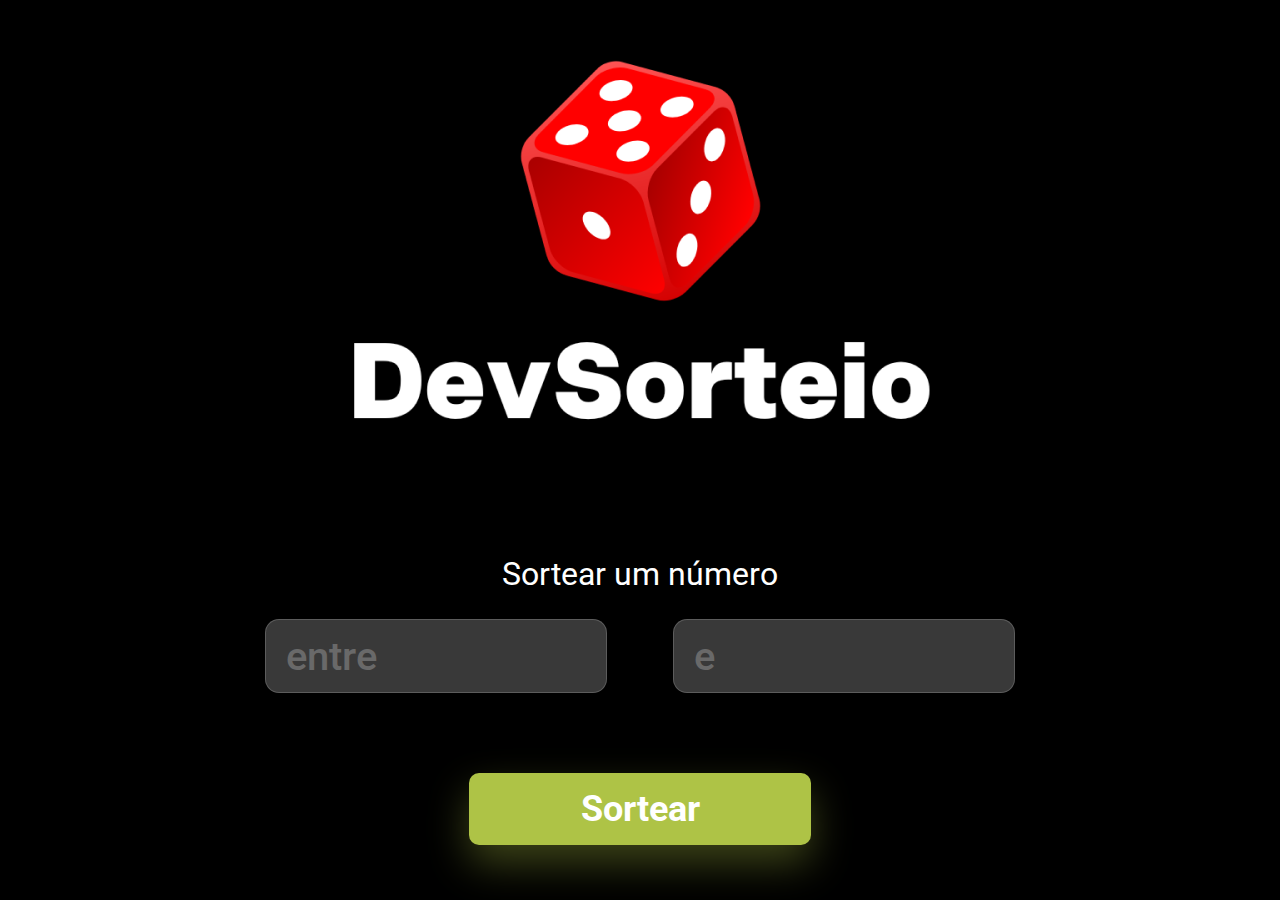
<file: index.html>
<!DOCTYPE html>
<html lang="pt-br">
  <head>
    <meta charset="UTF-8" />
    <meta name="viewport" content="width=device-width, initial-scale=1.0" />
    <link
      rel="shortcut icon"
      href="./src/assets/favicon/favicon.ico"
      type="image/x-icon"
    />
    <link rel="stylesheet" href="./src/css/style.css" />
    <title>DevSorteio - Sorteio de números</title>
  </head>
  <body>
    <img src="./src/assets/imgs/logo-devsorteio.png" alt="Logo DevSorteio" />

    <h2>Sortear um número</h2>

    <div>
      <input placeholder="entre" type="number" class="input-min" />
      <input placeholder="e" type="number" class="input-max" />
    </div>

    <button onclick="generateNumber()">Sortear</button>
  </body>
  <script src="./src/js/script.js"></script>
</html>
</file>
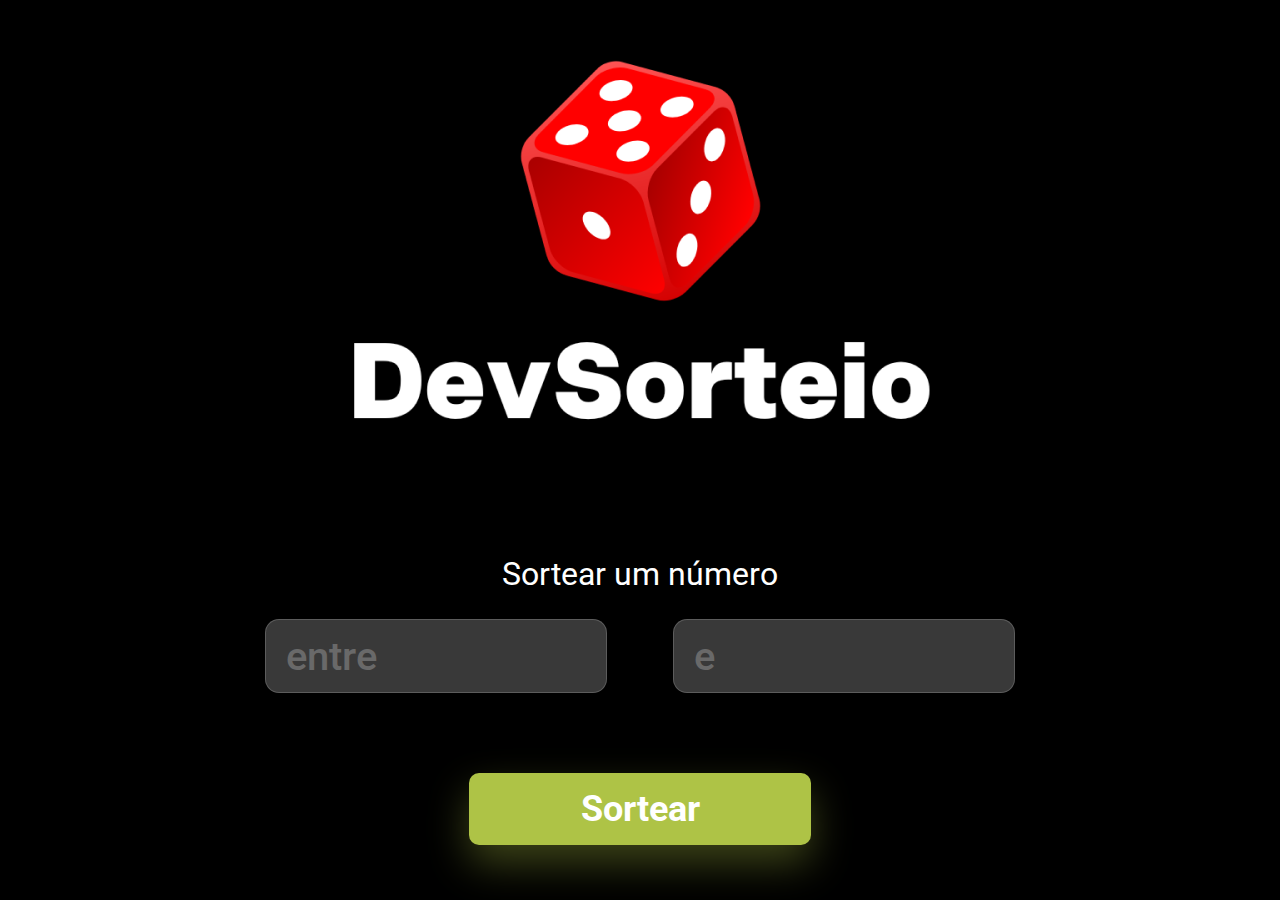
<file: src/html/index.html>
<!DOCTYPE html>
<html lang="pt-br">
<head>
    <meta charset="UTF-8">
    <meta name="viewport" content="width=device-width, initial-scale=1.0">
    <link rel="shortcut icon" href="../assets/favicon/favicon.ico" type="image/x-icon">
    <link rel="stylesheet" href="../css/style.css">
    <title>DevSorteio - Sorteio de números</title>
</head>
<body>
    <img src="../assets/imgs/logo-devsorteio.png" alt="Logo DevSorteio">

    <h2>Sortear um número</h2>
    
    <div>
        <input placeholder="entre" type="number" class="input-min">
        <input placeholder="e" type="number" class="input-max">
    </div>

    <button onclick="generateNumber()">Sortear</button>
</body>
<script src="../js/script.js"></script>
</html>
</file>
<file: src/css/style.css>
@import url("https://fonts.googleapis.com/css2?family=Roboto:ital,wdth,wght@0,75..100,100..900;1,75..100,100..900&display=swap");

* {
  margin: 0;
  padding: 0;
  outline: none;
  box-sizing: border-box;
  font-family: "Roboto", sans-serif;
}

body {
  background: #000000;
  display: flex;
  align-items: center;
  justify-content: center;
  flex-direction: column;
  min-height: 100vh;
}

h2 {
  font-style: normal;
  font-weight: 400;
  font-size: 32px;
  line-height: 38px;
  color: #ffffff;
  text-align: center;
  margin-top: 126px;
  margin-bottom: 26px;
}

input {
  background: rgba(255, 255, 255, 0.25);
  border: 1px solid rgba(255, 255, 255, 0.2);
  border-radius: 14px;
  height: 74px;
  width: 342px;
  padding-left: 20px;
  font-weight: 500;
  font-size: 40px;
  line-height: 47px;
  color: #ffffff;
  opacity: 0.9;
}

.input-min {
  margin-right: 62px;
}

button {
  background: #aec346;
  box-shadow: 0px 18px 40px 0px rgba(174, 195, 70, 0.35);
  border-radius: 10px;
  width: 342px;
  height: 72px;
  color: #fff;
  font-weight: 700;
  font-size: 36px;
  margin-top: 80px;
  border: none;
  cursor: pointer;
}

button:hover {
  opacity: 0.9;
}

button:active {
  opacity: 0.8;
}

@media screen and (max-width: 750px) {
  .input-min {
    margin-right: auto;
  }
}

@media screen and (max-width: 688px) {
  img {
    height: 200px;
  }

  h2 {
    width: 200px;
    margin-top: 50px;
    font-weight: 200;
  }

  input {
    width: 200px;
  }
}

@media screen and (max-width: 403px) {
  img {
    height: 150px;
  }

  h2 {
    width: 200px;
    margin-top: 50px;
    font-weight: 100;
  }

  input {
    width: 150px;
  }
}
</file>
